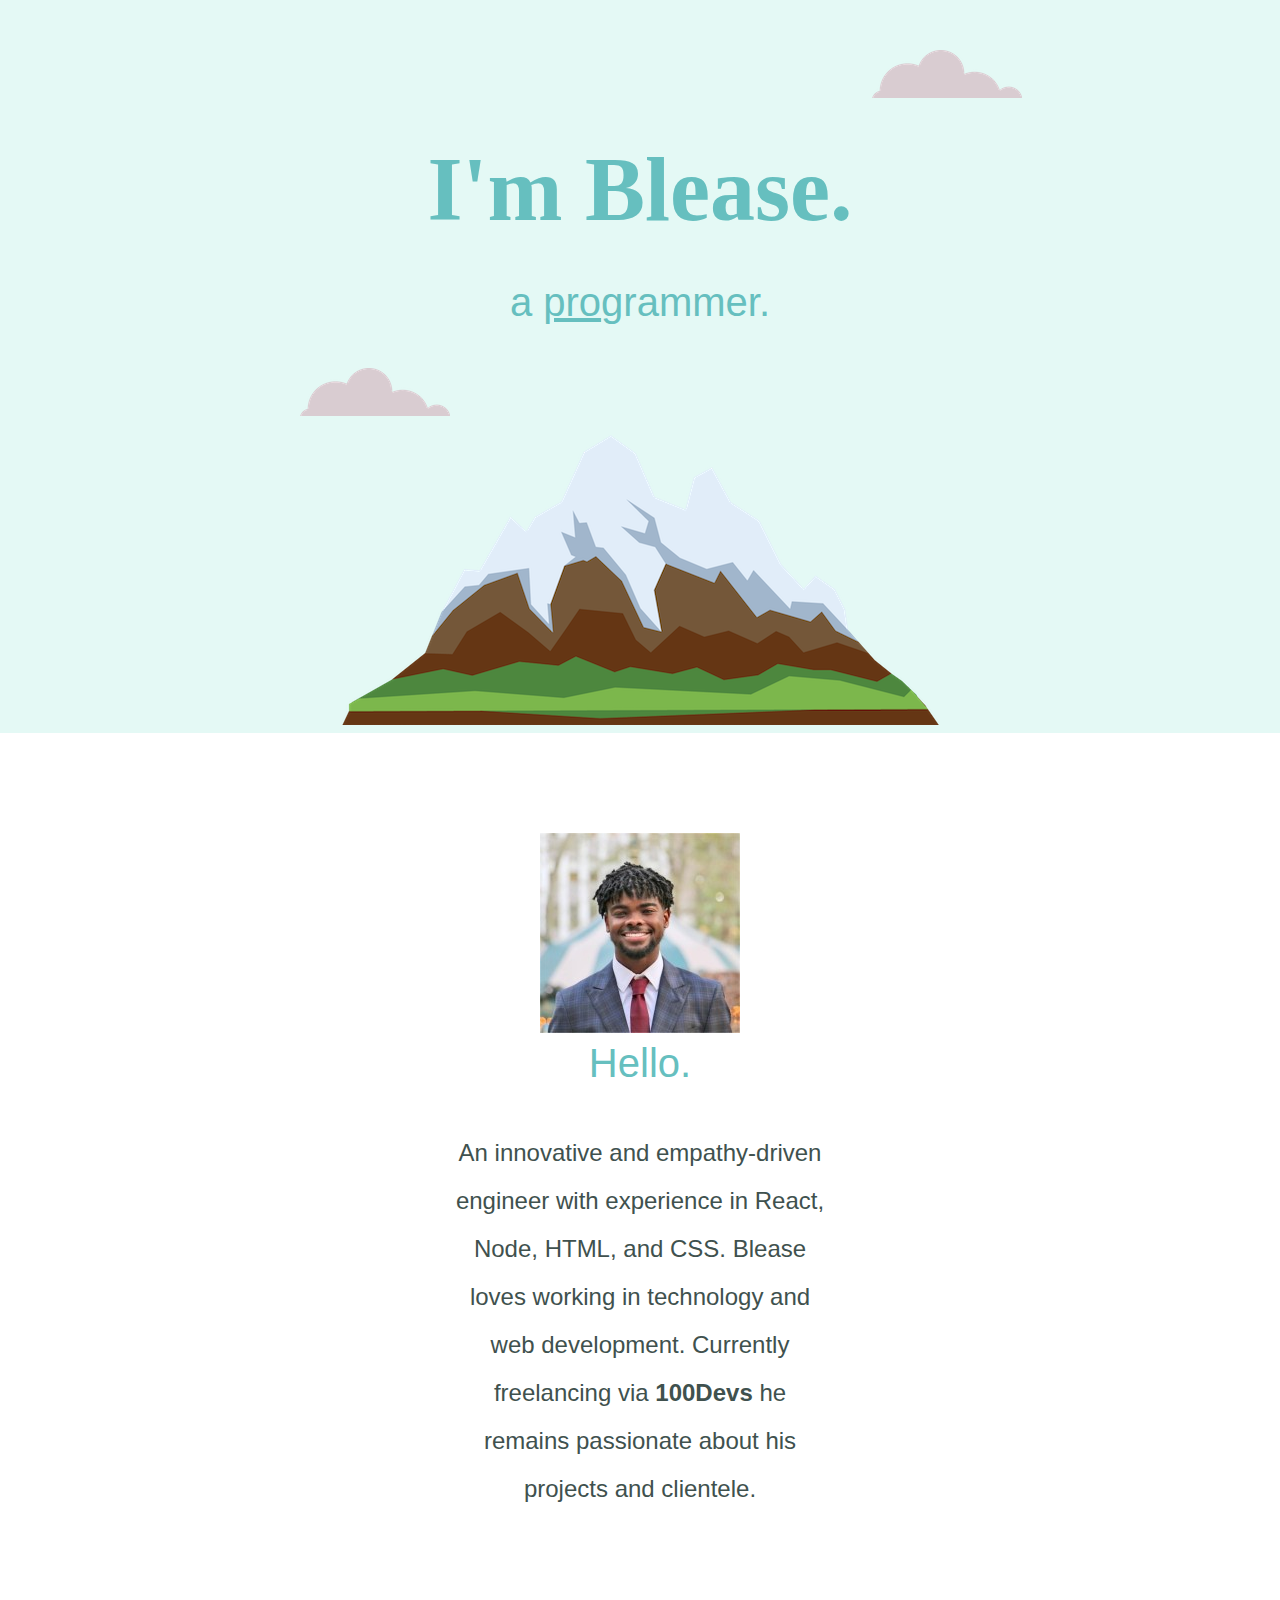
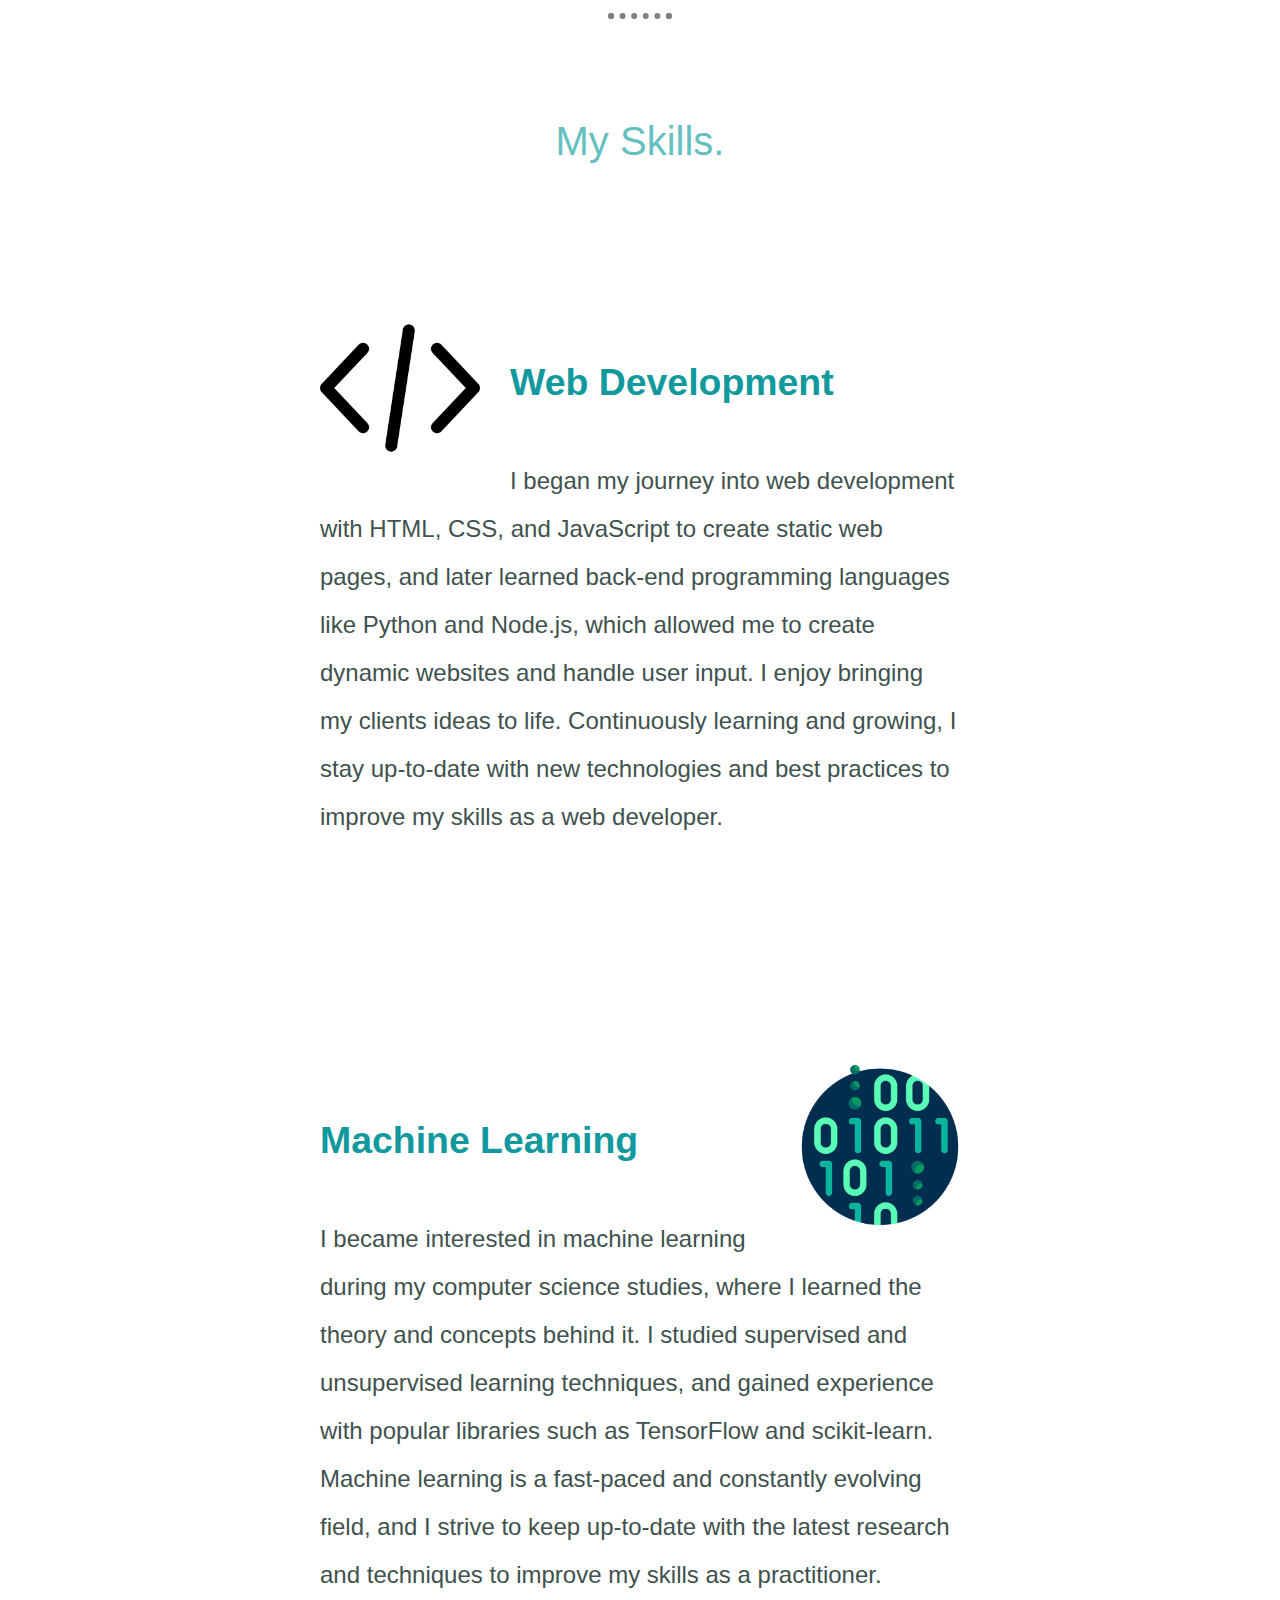
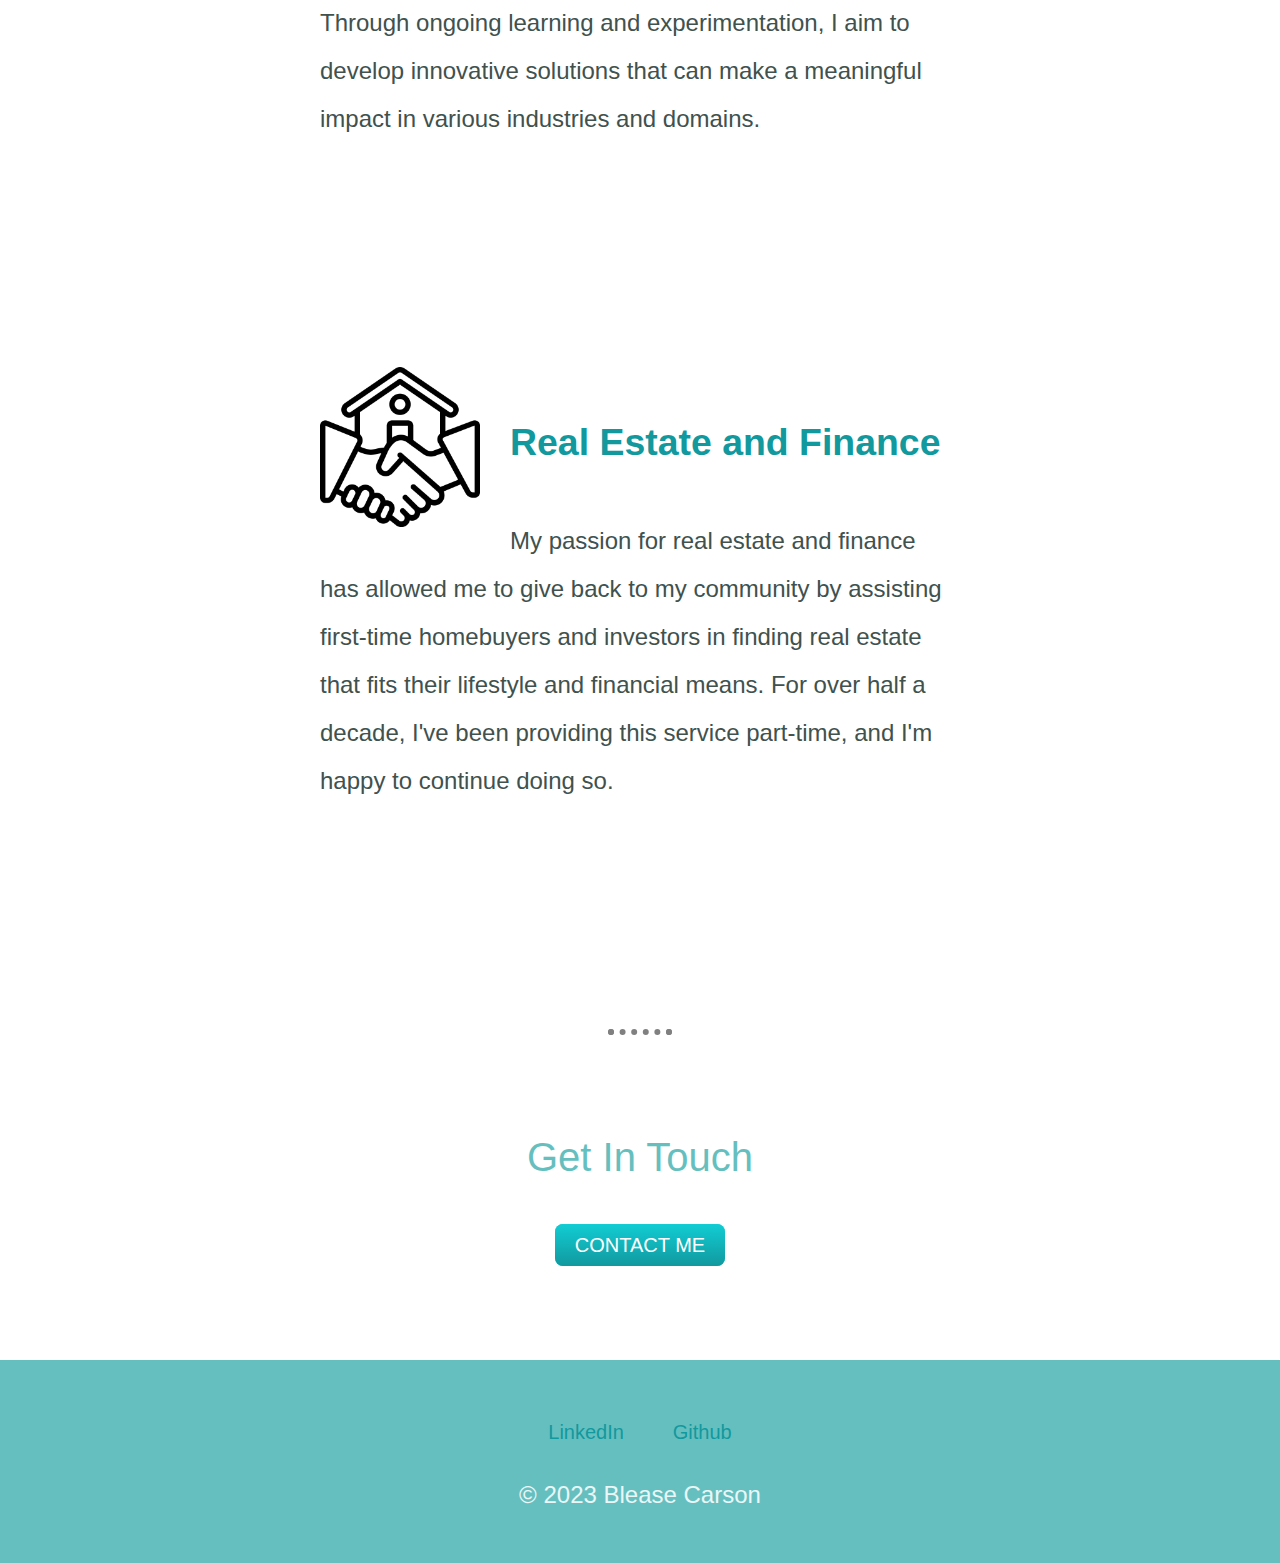
<file: CSS-My-site/index.html>
<!DOCTYPE html>
<html lang="en">
<head>
    <meta charset="UTF-8">
    <title>Blease Carson</title>
    <link rel="stylesheet" href="css/styles.css">
    <link rel="icon" href="css/favicon.ico">
</head>
<body>
    <div class="top-container">
        <h1>I'm Blease.</h1>
        <span><img src="images/cloud.png" alt="cloud-img" id="cloud-1"></span>
        <h2>a <span><u>pro</u></span>grammer.</h2>
        <img src="images/cloud.png" alt="cloud-img" id="cloud-2">
        <img src="images/mountain.png" alt="mountain-img" id="mountain">

    </div>

    <div class="middle-container">
        <div class="profile">
          <img src="images/blease.jpg" alt="profile-pic">
          <h2>Hello.</h2>
          <p class="intro">An innovative and empathy-driven engineer with experience in React, 
            Node, HTML, and CSS. Blease loves working in technology and web development. Currently freelancing 
            via <strong>100Devs</strong> he remains passionate about his projects and clientele.</p>
        </div>
        <hr>
        <div class="skills">
          <h2>My Skills.</h2>
          <div class="skill-row">
            <img class="code-symbol" src="images/code-symbol.jpg" alt="code-symbol-img">
            <h3>Web Development</h3>
            <p class="code-skill-description">I began my journey into web development with HTML, CSS, and JavaScript to create static web pages, 
                and later learned back-end programming languages like Python and Node.js, which allowed me to create dynamic websites and handle user input. I enjoy bringing my clients 
                ideas to life. Continuously learning and growing, I stay up-to-date with new technologies and best practices to improve my skills as a web developer.</p>
          </div>
          <div class="skill-row">
            <img class="ml-icon" src="images/ml-icon.jpg" alt="ml-icon-img">
            <h3>Machine Learning</h3>
            <p class="code-skill-description2">I became interested in machine learning during my computer science studies, where I learned the theory and concepts behind it. 
                I studied supervised and unsupervised learning techniques, 
                and gained experience with popular libraries such as TensorFlow and scikit-learn. Machine learning is a fast-paced and constantly evolving field, and I 
                strive to keep up-to-date with the latest research and techniques to improve my skills as a practitioner. 
                Through ongoing learning and experimentation, I aim to develop innovative solutions that can make a 
                meaningful impact in various industries and domains.</p>
          </div>
          <div class="skill-row">
            <img class="re-img" src="images/re-img.jpg" alt="re-img">
            <h3>Real Estate and Finance</h3>
            <p class="code-skill-description">My passion for real estate and finance has allowed me to give back to my community by assisting first-time homebuyers and investors in 
                finding real estate that fits their lifestyle and financial means. For over half a decade, I've been providing this service part-time, 
                and I'm happy to continue doing so.  
            </p>
          </div>
        </div>
        <hr>
        <div class="contact-me">
          <h2>Get In Touch</h2>
          <a class="btn" href="mailto:bleasecarson@gmail.com">CONTACT ME</a>
        </div>
      </div>
      
      
      <div class="bottom-container">
        <a class="footer-link" href="https://www.linkedin.com/in/bleasecarson/">LinkedIn</a>
        <a class="footer-link" href="https://github.com/bleasecdev?tab=overview&from=2023-03-01&to=2023-03-11">Github</a>
        <p class = "copyright">© 2023 Blease Carson</p>
      </div>

</body>
</html>
</file>
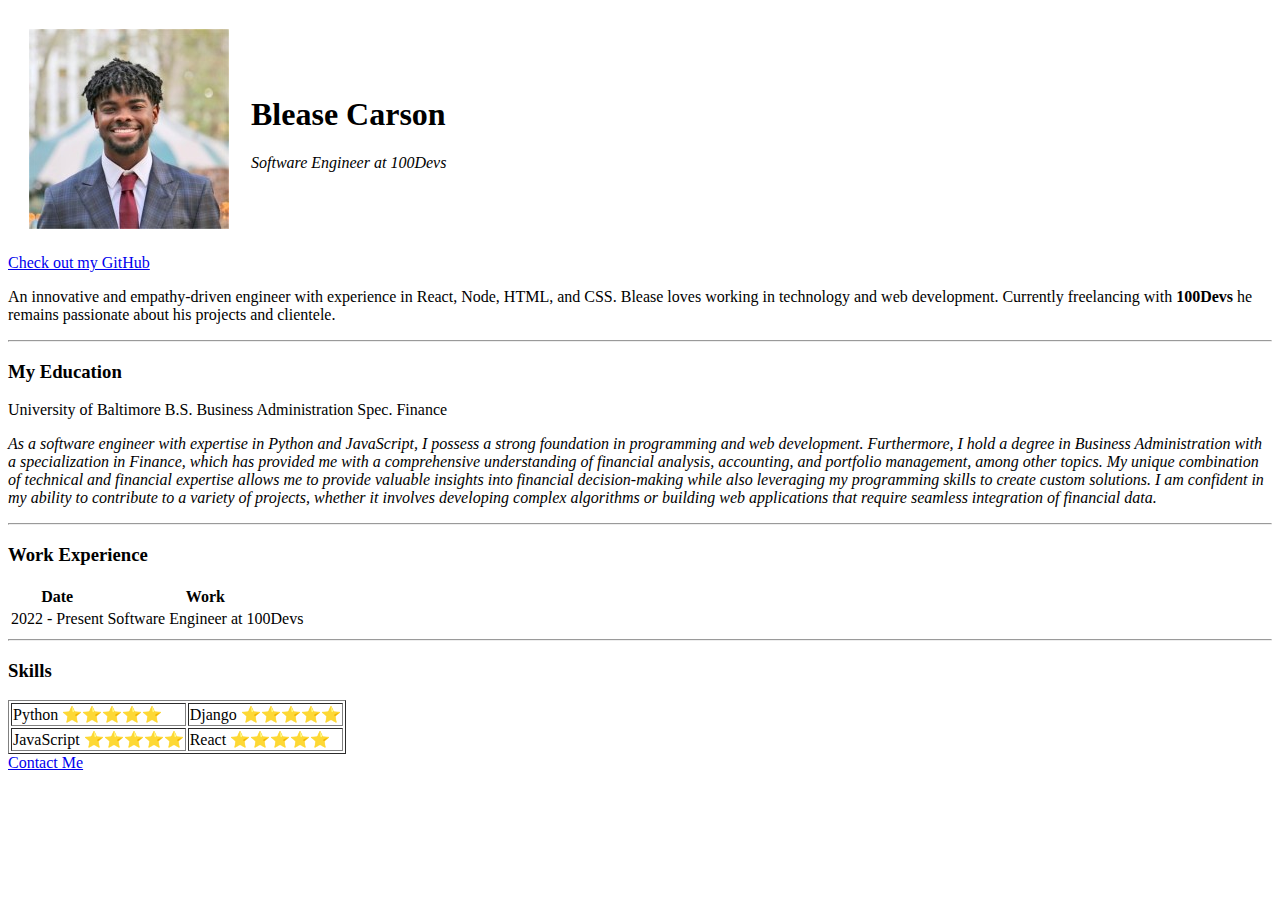
<file: personal-website/index.html>
<!--Standard boilerplate-->
<!DOCTYPE html>
<html lang="en">
    <head>
        <meta charset="UTF-8">
        <title>Blease</title>
    </head>

    <body>
        <table cellspacing="20">
            <tr>
                <td><img src="images/blease.jpg" alt="Picture"></td>
                <td><h1>Blease Carson</h1>
                    <p><em>Software Engineer at 100Devs</em></p></td>
            </tr>  
        </table>
        
        <a href="https://github.com/bleasecdev?tab=overview&from=2023-03-01&to=2023-03-06">Check out my GitHub</a>
        <p>An innovative and empathy-driven engineer with experience in React, 
            Node, HTML, and CSS. Blease loves working in technology and web development. Currently freelancing 
            with <strong>100Devs</strong> he remains passionate about his projects and clientele.</p>
        <hr>
        <h3>My Education</h3>
        <p>University of Baltimore B.S. Business Administration Spec. Finance</p>
        <p><em>As a software engineer with expertise in Python and JavaScript, I possess a strong foundation in programming and web development. Furthermore, 
            I hold a degree in Business Administration with a specialization in Finance, which has provided me with a 
            comprehensive understanding of financial analysis, accounting, and portfolio management, among other topics. 
            My unique combination of technical and financial expertise allows me to 
            provide valuable insights into financial decision-making while also leveraging my programming skills to 
            create custom solutions. I am confident in my ability to contribute to a variety of projects, 
            whether it involves developing complex algorithms or building web applications that require seamless 
            integration of financial data.</em></p>
        <hr>
        <h3>Work Experience</h3>
        <table>
            <thead>
                <th>Date</th>
                <th>Work</th>
            </thead>
            <tbody>

            </tbody>
            <tfoot>

            </tfoot>
            <tr>
                <td>2022 - Present</td>
                <td>Software Engineer at 100Devs</td>
            </tr>
        </table>
    <hr>
        <h3>Skills</h3>
        <table border="1">
            <tr>
                <td>Python ⭐️⭐️⭐️⭐️⭐️</td>
                <td>Django ⭐️⭐️⭐️⭐️⭐️</td>

            </tr>
            <tr>
                <td>JavaScript ⭐️⭐️⭐️⭐️⭐️</td>
                <td>React ⭐️⭐️⭐️⭐️⭐️</td>
            </tr>
        </table>
    

        <a href="contact.html">Contact Me</a>
    </body>
</html>
</file>
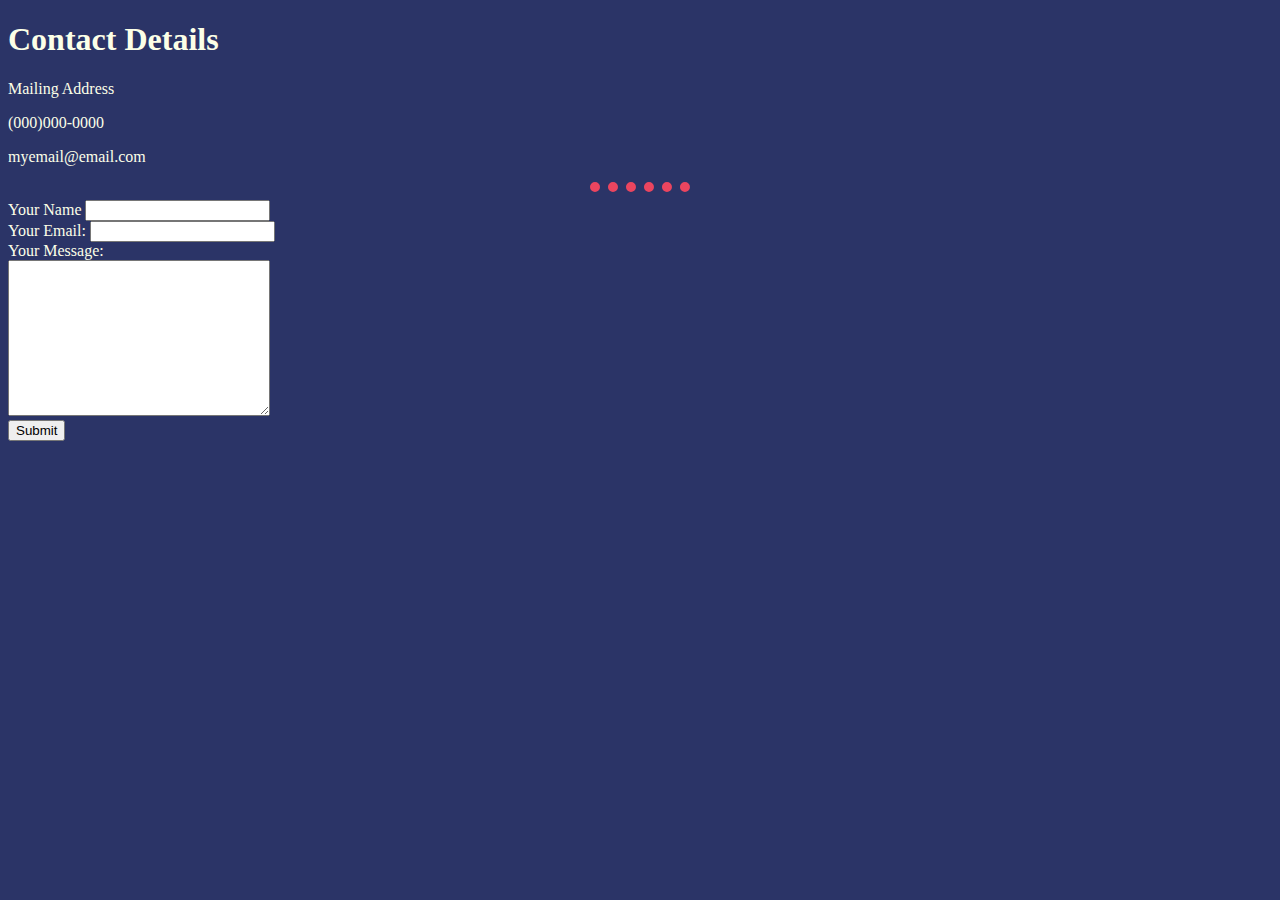
<file: personal-website/contact.html>
<!DOCTYPE html>
<html lang="en">
<head>
    <meta charset="UTF-8">
    <title>Contact Me</title>
    <link rel="stylesheet" href="css/styles.css">
</head>
<body>
    <h1>Contact Details</h1>
    <p>Mailing Address</p>
    <p>(000)000-0000</p>
    <p>myemail@email.com</p>
<hr>
    <form action="mailto:viewhomes23@gmail.com" method="post" enctype="text/plain">
        <label>Your Name</label>
        <input type="text" name="yourName" value=""><br>
        <label>Your Email:</label>
        <input type="email" name="yourEmail" value=""><br>
        <label>Your Message:</label><br>
        <textarea name="yourMessage" rows="10" cols="30"></textarea><br>
        <input type="submit" name="">
    </form>
    </form>
</body>
</html>
</file>
<file: CSS-My-site/css/styles.css>
body {
    margin: 0;
    text-align: center;
    font-family: Arial, Helvetica, sans-serif;
    font-size: 2em;
    color: #40514e
}

hr {
    border: dotted 6px;
    border-bottom: none;
    width: 4%;
    margin: 100px auto;
}

h1 {
    color: #66BFBF;
    margin-top: 50px;
    margin-bottom: 0px;
    display: inline-block;
    font-size: 5.625rem;
    font-family: fantasy;
    line-height: 2;
}

h2 {
    color: #66BFBF;
    font-size: 2.5rem;
    margin-top: auto;
    font-weight: normal;
    padding-bottom: 10px;
}

h3 {
    color: #11999E;
}

a {
    color: #11999E;
    font-size: 1.25rem;
    font-family: Arial, Helvetica, sans-serif;
    margin: 10px 20px; 
    text-decoration: none;
}

a:hover{
    color: #EAF6F6;
    font-size: 0.75rem;
    padding: 20px 0px;
}

.copyright {
    color: #EAF6F6;
}

.top-container {
    background-color: #E4F9F5;
    padding-top: 50px;
    position: relative;
}

.middle-container {
    margin: 100px 0;
}


.bottom-container {
    background-color: #66BFBF;
    padding: 50px 0 20px;
}

p {
    display: block;
    line-height: 2;
    font-size: 1.5rem;
}

#mountain {
    position:static;
    margin: auto;
    display: inline-block;
    
}

#cloud-1 {
    position:absolute;
    margin-left: 20px; 
    display:inline;

}

#cloud-2 {
    position:absolute;
    left: 300px;
}

.skill-row {
    display: inline-block;
    width: 50%;
    margin: 100px auto 100px auto;
    text-align: left;
    line-height: 2;

}


.code-symbol {
    margin-right: 30px;
    width: 25%;
    float: left;
}

.ml-icon {
    margin-left: 30px;
    width: 25%;
    float: right;
}

.re-img {
    margin-right: 30px;
    width: 25%;
    float: left;
}

.intro {
    width: 30%;
    margin: auto;
}

.contact-me {
    width: 40%
    margin: 40px auto 60px;
}

.btn {
    background: #11cdd4;
    background-image: -webkit-linear-gradient(top, #11cdd4, #11999e);
    background-image: -moz-linear-gradient(top, #11cdd4, #11999e);
    background-image: -ms-linear-gradient(top, #11cdd4, #11999e);
    background-image: -o-linear-gradient(top, #11cdd4, #11999e);
    background-image: linear-gradient(to bottom, #11cdd4, #11999e);
    -webkit-border-radius: 8;
    -moz-border-radius: 8;
    border-radius: 8px;
    font-family: Arial;
    color: #ffffff;
    font-size: 20px;
    padding: 10px 20px 10px 20px;
    text-decoration: none;
  }
  
  .btn:hover {
    background: #30e3cb;
    background-image: -webkit-linear-gradient(top, #30e3cb, #2bc4ad);
    background-image: -moz-linear-gradient(top, #30e3cb, #2bc4ad);
    background-image: -ms-linear-gradient(top, #30e3cb, #2bc4ad);
    background-image: -o-linear-gradient(top, #30e3cb, #2bc4ad);
    background-image: linear-gradient(to bottom, #30e3cb, #2bc4ad);
    text-decoration: none;
  }
</file>
<file: personal-website/css/styles.css>
body {
    background-color: #2B3467;
    color: #FCFFE7;
}

hr {
    height: 0px;
    width: 100px;
    border-style: dotted none none;
    border-width: 10px;
    border-color: #EB455F;
    
}

a {
    color: #BAD7E9;
}
</file>
